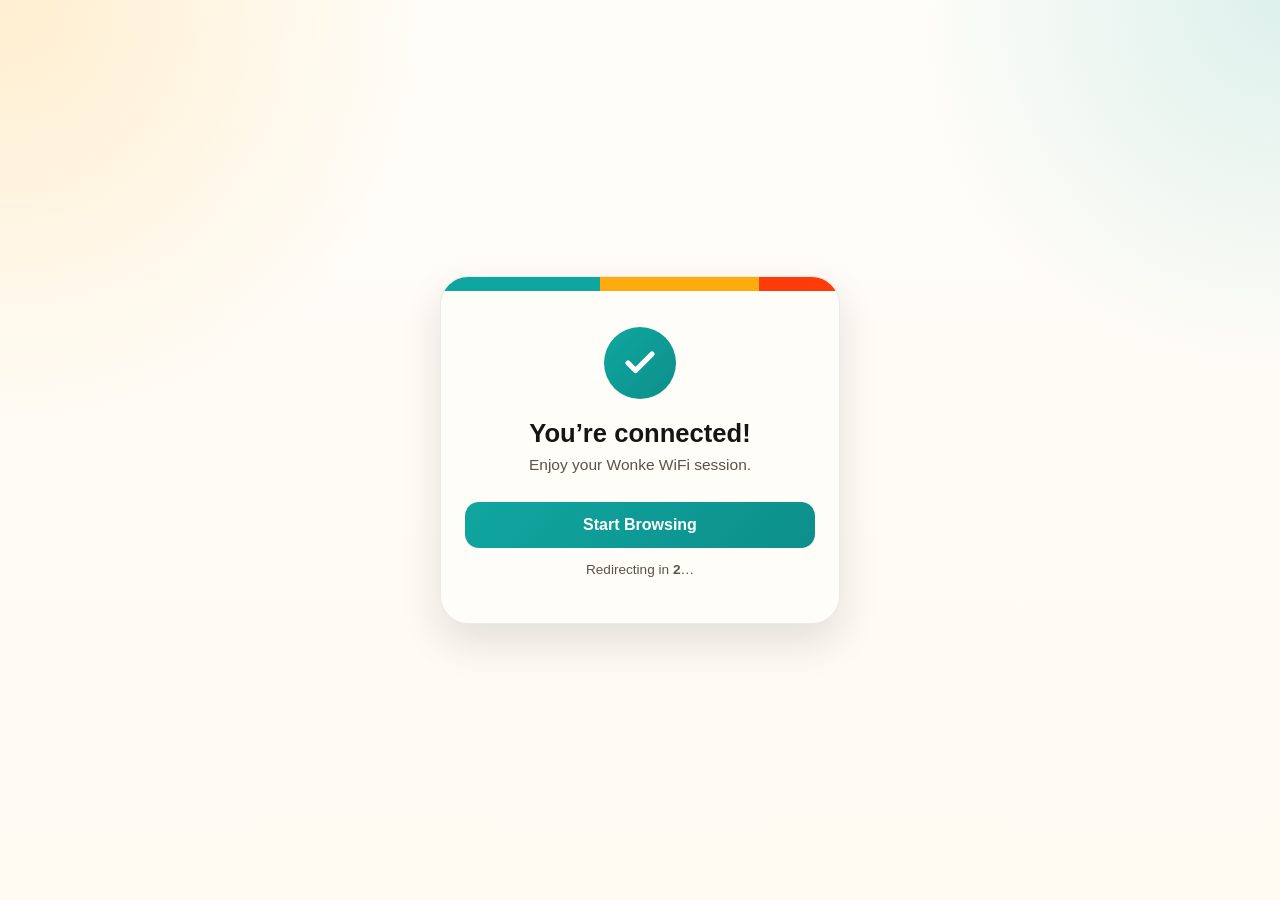
<file: alogin.html>
<!DOCTYPE html>
<html lang="en">
<head>
<meta charset="UTF-8">
<meta name="viewport" content="width=device-width, initial-scale=1.0">
<title>Connected — Wonke WiFi</title>
<style>
:root {
    --bg: #fffaf2;
    --panel: #fffdf8;
    --text: #151515;
    --muted: #5c5248;
    --red: #ff3b0a;
    --orange: #ffab0f;
    --teal: #10a6a0;
    --border: rgba(21, 21, 21, 0.08);
    --shadow: 0 18px 40px rgba(21, 21, 21, 0.12);
}

* { box-sizing: border-box; }

body {
    margin: 0;
    min-height: 100vh;
    font-family: Arial, sans-serif;
    color: var(--text);
    background:
        radial-gradient(circle at top left, rgba(255, 171, 15, 0.18), transparent 28%),
        radial-gradient(circle at top right, rgba(16, 166, 160, 0.14), transparent 24%),
        linear-gradient(180deg, #fffdf9 0%, var(--bg) 100%);
    display: grid;
    place-items: center;
    padding: 24px;
}

.card {
    width: min(100%, 400px);
    background: var(--panel);
    border: 1px solid var(--border);
    border-radius: 28px;
    box-shadow: var(--shadow);
    overflow: hidden;
    text-align: center;
}

.band {
    height: 14px;
    background: linear-gradient(90deg, var(--teal) 0 40%, var(--orange) 40% 80%, var(--red) 80% 100%);
}

.content {
    padding: 36px 24px 32px;
}

/* Animated check */
.check-wrap {
    width: 72px;
    height: 72px;
    margin: 0 auto 20px;
    border-radius: 50%;
    background: linear-gradient(135deg, var(--teal), #0d8f8a);
    display: flex;
    align-items: center;
    justify-content: center;
    animation: pop-in 0.45s cubic-bezier(0.175, 0.885, 0.32, 1.275) both;
}

@keyframes pop-in {
    0%   { transform: scale(0); opacity: 0; }
    100% { transform: scale(1); opacity: 1; }
}

.check-wrap svg {
    width: 36px;
    height: 36px;
    stroke: #fff;
    stroke-width: 3.5;
    stroke-linecap: round;
    stroke-linejoin: round;
    fill: none;
    stroke-dasharray: 50;
    stroke-dashoffset: 50;
    animation: draw-check 0.4s 0.35s ease forwards;
}

@keyframes draw-check {
    to { stroke-dashoffset: 0; }
}

h1 {
    margin: 0 0 8px;
    font-size: 1.6rem;
    font-weight: 800;
}

.sub {
    color: var(--muted);
    font-size: 0.97rem;
    margin: 0 0 28px;
}

.browse-btn {
    display: inline-block;
    width: 100%;
    padding: 14px 16px;
    border: 0;
    border-radius: 14px;
    background: linear-gradient(135deg, var(--teal), #0d8f8a);
    color: #fff;
    font-size: 1rem;
    font-weight: 700;
    cursor: pointer;
    text-decoration: none;
    transition: opacity 0.2s, transform 0.1s;
}
.browse-btn:active { opacity: 0.9; transform: scale(0.98); }

.countdown {
    margin-top: 14px;
    font-size: 0.85rem;
    color: var(--muted);
}
</style>
</head>
<body>
<main class="card">
    <div class="band"></div>
    <div class="content">
        <div class="check-wrap" aria-hidden="true">
            <svg viewBox="0 0 24 24"><polyline points="4 12 9 17 20 6"/></svg>
        </div>
        <h1>You&rsquo;re connected!</h1>
        <p class="sub">Enjoy your Wonke WiFi session.</p>
        <a class="browse-btn" id="browse-btn" href="http://google.com">Start Browsing</a>
        <p class="countdown" id="countdown">Redirecting in <strong>3</strong>…</p>
    </div>
</main>
<script>
(function () {
    // Redirect to link-orig if MikroTik set it, otherwise google.com
    var dest = '$(link-orig)';
    if (!dest || dest === '$(link-orig)' || dest.indexOf('$(') === 0) {
        dest = 'http://google.com';
    }

    var btn = document.getElementById('browse-btn');
    btn.href = dest;

    var countEl = document.querySelector('#countdown strong');
    var secs = 3;

    var timer = setInterval(function () {
        secs--;
        if (secs <= 0) {
            clearInterval(timer);
            document.getElementById('countdown').textContent = 'Redirecting…';
            window.location.href = dest;
        } else {
            countEl.textContent = secs;
        }
    }, 1000);
}());
</script>
</body>
</html>
</file>
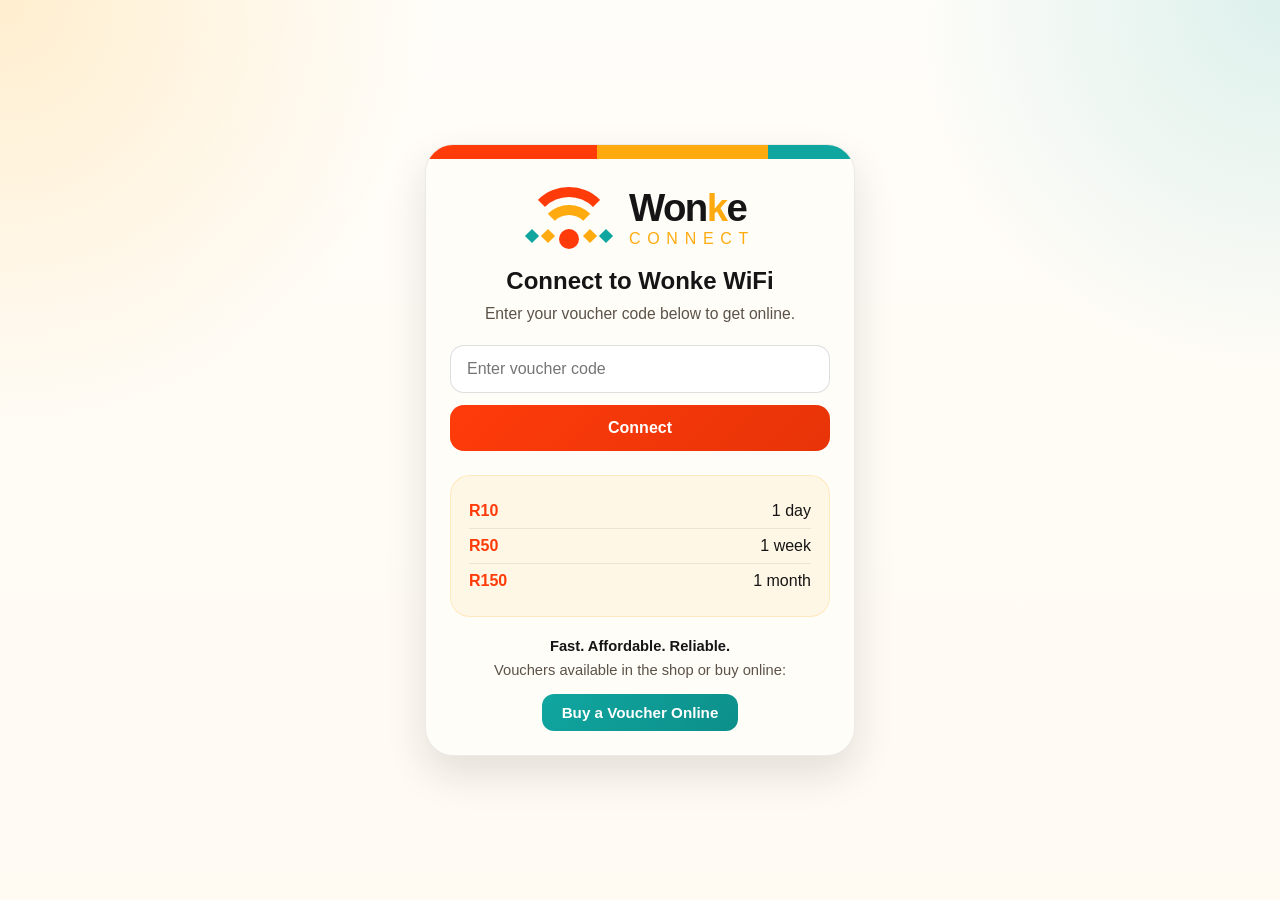
<file: wonke-connect-login.html>
<!DOCTYPE html>
<html lang="en">
<head>
<meta charset="UTF-8">
<meta name="viewport" content="width=device-width, initial-scale=1.0">
<title>Wonke Connect WiFi</title>
<style>
:root {
    --bg: #fffaf2;
    --panel: #fffdf8;
    --text: #151515;
    --muted: #5c5248;
    --red: #ff3b0a;
    --orange: #ffab0f;
    --teal: #10a6a0;
    --border: rgba(21, 21, 21, 0.08);
    --shadow: 0 18px 40px rgba(21, 21, 21, 0.12);
}
/* ── Connecting view ── */
#view-connecting {
    display: none;
    padding: 40px 24px 36px;
    text-align: center;
}
.big-icon {
    position: relative;
    width: 110px;
    height: 78px;
    margin: 0 auto 28px;
}
.big-arc {
    position: absolute;
    left: 50%;
    transform: translateX(-50%);
    border-radius: 999px 999px 0 0;
    border: 12px solid transparent;
    border-bottom: 0;
}
.big-arc.top   { top: 0;   width: 110px; height: 55px; border-top-color: var(--red);    animation: arc-pulse 1.6s ease-in-out infinite; }
.big-arc.mid   { top: 22px; width: 72px; height: 36px; border-top-color: var(--orange); animation: arc-pulse 1.6s ease-in-out 0.25s infinite; }
.big-arc.inner { top: 44px; width: 38px; height: 19px; border-top-color: var(--teal);   animation: arc-pulse 1.6s ease-in-out 0.5s infinite; }
.big-dot {
    position: absolute;
    left: 50%;
    bottom: 0;
    transform: translateX(-50%);
    width: 22px;
    height: 22px;
    border-radius: 50%;
    background: var(--red);
    animation: dot-pulse 1.6s ease-in-out infinite;
}
@keyframes arc-pulse {
    0%, 100% { opacity: 0.2; }
    50%       { opacity: 1; }
}
@keyframes dot-pulse {
    0%, 100% { transform: translateX(-50%) scale(0.8); opacity: 0.35; }
    50%       { transform: translateX(-50%) scale(1.2); opacity: 1; }
}
.connecting-title {
    font-size: 1.4rem;
    font-weight: 800;
    margin: 0 0 10px;
}
.connecting-sub {
    color: var(--muted);
    font-size: 0.97rem;
    margin: 0 0 28px;
}
.progress-bar {
    height: 6px;
    border-radius: 99px;
    background: rgba(21,21,21,0.08);
    overflow: hidden;
    margin-bottom: 10px;
}
.progress-fill {
    height: 100%;
    width: 0%;
    border-radius: 99px;
    background: linear-gradient(90deg, var(--red), var(--orange), var(--teal));
    animation: progress-run 3.5s cubic-bezier(0.4,0,0.2,1) forwards;
}
@keyframes progress-run {
    0%  { width: 0%; }
    60% { width: 82%; }
    100%{ width: 92%; }
}
.connecting-hint { font-size: 0.82rem; color: var(--muted); }
.connecting-hint a { color: var(--teal); font-weight: 700; }

* { box-sizing: border-box; }

body {
    margin: 0;
    min-height: 100vh;
    font-family: Arial, sans-serif;
    color: var(--text);
    background:
        radial-gradient(circle at top left, rgba(255, 171, 15, 0.18), transparent 28%),
        radial-gradient(circle at top right, rgba(16, 166, 160, 0.14), transparent 24%),
        linear-gradient(180deg, #fffdf9 0%, var(--bg) 100%);
    display: grid;
    place-items: center;
    padding: 24px;
}

.card {
    width: min(100%, 430px);
    background: var(--panel);
    border: 1px solid var(--border);
    border-radius: 28px;
    box-shadow: var(--shadow);
    overflow: hidden;
}

.band {
    height: 14px;
    background: linear-gradient(90deg, var(--red) 0 40%, var(--orange) 40% 80%, var(--teal) 80% 100%);
}

#view-login {
    padding: 28px 24px 24px;
    text-align: center;
}

.brand {
    display: inline-flex;
    align-items: center;
    gap: 16px;
    margin-bottom: 18px;
}

.icon {
    position: relative;
    width: 88px;
    height: 62px;
}

.arc {
    position: absolute;
    left: 50%;
    transform: translateX(-50%);
    border-radius: 999px 999px 0 0;
    border: 10px solid transparent;
    border-bottom: 0;
}

.arc.top {
    top: 0;
    width: 88px;
    height: 44px;
    border-top-color: var(--red);
}

.arc.mid {
    top: 18px;
    width: 60px;
    height: 30px;
    border-top-color: var(--orange);
}

.dot {
    position: absolute;
    left: 50%;
    bottom: 0;
    transform: translateX(-50%);
    width: 20px;
    height: 20px;
    border-radius: 50%;
    background: var(--red);
}

.accent {
    position: absolute;
    bottom: 8px;
    width: 10px;
    height: 10px;
    transform: rotate(45deg);
}

.accent.left {
    left: 2px;
    background: var(--teal);
}

.accent.left-mid {
    left: 18px;
    background: var(--orange);
}

.accent.right-mid {
    right: 18px;
    background: var(--orange);
}

.accent.right {
    right: 2px;
    background: var(--teal);
}

.wordmark {
    text-align: left;
    line-height: 0.95;
}

.wordmark .wonke {
    display: block;
    font-size: 2.4rem;
    font-weight: 800;
    letter-spacing: -0.04em;
}

.wordmark .k {
    color: var(--orange);
}

.wordmark .connect {
    display: block;
    margin-top: 4px;
    font-size: 1rem;
    letter-spacing: 0.42em;
    color: var(--orange);
    text-transform: uppercase;
}

h1 {
    margin: 0 0 10px;
    font-size: 1.5rem;
}

.intro {
    margin: 0 0 22px;
    color: var(--muted);
    font-size: 0.98rem;
}

form {
    display: grid;
    gap: 12px;
}

input[type="text"] {
    width: 100%;
    padding: 14px 16px;
    font-size: 1rem;
    border-radius: 14px;
    border: 1px solid rgba(21, 21, 21, 0.14);
    background: #fff;
    outline: none;
    transition: border-color 0.2s;
}
input[type="text"]:focus {
    border-color: var(--teal);
}

button {
    width: 100%;
    padding: 14px 16px;
    border: 0;
    border-radius: 14px;
    background: linear-gradient(135deg, var(--red), #e73408);
    color: #fff;
    font-size: 1rem;
    font-weight: 700;
    cursor: pointer;
    transition: opacity 0.2s, transform 0.1s;
}
button:active { transform: scale(0.98); opacity: 0.9; }

.pricing {
    margin-top: 24px;
    padding: 18px;
    border-radius: 20px;
    background: rgba(255, 171, 15, 0.08);
    border: 1px solid rgba(255, 171, 15, 0.18);
    text-align: left;
}

.pricing h2 {
    margin: 0 0 12px;
    font-size: 1rem;
}

.price-row {
    display: flex;
    justify-content: space-between;
    gap: 16px;
    padding: 8px 0;
    border-bottom: 1px solid rgba(21, 21, 21, 0.08);
}

.price-row:last-child {
    border-bottom: 0;
}

.price {
    font-weight: 800;
    color: var(--red);
}

.footer {
    margin-top: 18px;
    color: var(--muted);
    font-size: 0.92rem;
    line-height: 1.6;
}

.footer strong {
    color: var(--text);
}

.buy-link {
    display: inline-block;
    margin-top: 12px;
    padding: 10px 20px;
    border-radius: 12px;
    background: linear-gradient(135deg, var(--teal), #0d8f8a);
    color: #fff;
    font-weight: 700;
    font-size: 0.95rem;
    text-decoration: none;
}

.buy-link:hover {
    opacity: 0.9;
}

@media (max-width: 440px) {
    .brand {
        gap: 12px;
    }

    .icon {
        width: 72px;
        height: 54px;
    }

    .arc.top {
        width: 72px;
        height: 36px;
    }

    .arc.mid {
        top: 16px;
        width: 48px;
        height: 24px;
    }

    .wordmark .wonke {
        font-size: 2rem;
    }

    .wordmark .connect {
        font-size: 0.86rem;
    }
}
</style>
</head>
<body>
<main class="card">
    <div class="band"></div>
    <section id="view-login" class="content">
        <div class="brand" aria-label="Wonke Connect">
            <div class="icon" aria-hidden="true">
                <span class="arc top"></span>
                <span class="arc mid"></span>
                <span class="dot"></span>
                <span class="accent left"></span>
                <span class="accent left-mid"></span>
                <span class="accent right-mid"></span>
                <span class="accent right"></span>
            </div>
            <div class="wordmark">
                <span class="wonke">Won<span class="k">k</span>e</span>
                <span class="connect">Connect</span>
            </div>
        </div>

        <h1>Connect to Wonke WiFi</h1>
        <p class="intro">Enter your voucher code below to get online.</p>

        <form action="$(link-login-only)" method="post" id="login-form">
            <input type="hidden" name="dst" value="$(link-orig)">
            <input id="voucher-input" name="username" type="text" placeholder="Enter voucher code" autocomplete="off" spellcheck="false">
            <input type="hidden" name="password" id="voucher-password">
            <button type="submit">Connect</button>
        </form>

        <section class="pricing" id="pricing-section" aria-labelledby="pricing-title">
            <div class="price-row"><span class="price">R10</span><span>1 day</span></div>
            <div class="price-row"><span class="price">R50</span><span>1 week</span></div>
            <div class="price-row"><span class="price">R150</span><span>1 month</span></div>
        </section>

        <div class="footer">
            <strong>Fast. Affordable. Reliable.</strong><br>
            Vouchers available in the shop or buy online:
        </div>
        <a class="buy-link" href="https://wonkeconnect-production.up.railway.app/portal" target="_blank" rel="noopener">Buy a Voucher Online</a>
    </section>

    <!-- Connecting view (shown on submit) -->
    <section id="view-connecting" aria-live="polite">
        <div class="big-icon" aria-hidden="true">
            <span class="big-arc top"></span>
            <span class="big-arc mid"></span>
            <span class="big-arc inner"></span>
            <span class="big-dot"></span>
        </div>
        <p class="connecting-title">Connecting&hellip;</p>
        <p class="connecting-sub">Getting you online with Wonke WiFi.</p>
        <div class="progress-bar"><div class="progress-fill"></div></div>
        <p class="connecting-hint">Taking too long? <a href="http://google.com">Try opening a page</a></p>
    </section>
</main>
<script>
(function () {
    var form        = document.getElementById("login-form");
    var input       = document.getElementById("voucher-input");
    var pwField     = document.getElementById("voucher-password");
    var loginView   = document.getElementById("view-login");
    var connectView = document.getElementById("view-connecting");

    function doConnect(code) {
        input.value   = code;
        pwField.value = code;
        loginView.style.display   = "none";
        connectView.style.display = "block";
        form.submit();
    }

    form.addEventListener("submit", function (e) {
        var code = input.value.trim();
        if (!code) { e.preventDefault(); input.focus(); return; }
        pwField.value = code;
        loginView.style.display   = "none";
        connectView.style.display = "block";
    });

    // Auto-connect when portal tab sends back a purchased voucher code.
    window.addEventListener("message", function (e) {
        var code = e.data && typeof e.data.wonkeVoucher === "string"
            ? e.data.wonkeVoucher.trim()
            : null;
        if (!code || !/^[A-Za-z0-9]{4,32}$/.test(code)) return;
        doConnect(code);
    });
}());

(function () {
    var PORTAL  = "https://wonkeconnect-production.up.railway.app";
    var section = document.getElementById("pricing-section");
    fetch(PORTAL + "/portal/plans", { cache: "no-store" })
        .then(function (r) { return r.ok ? r.json() : null; })
        .then(function (plans) {
            if (!plans || !plans.length) return;
            var html = "";
            plans.forEach(function (p) {
                var price = p.price > 0 ? "R" + Number(p.price).toFixed(0) : "Free";
                var label = p.duration_label || p.name;
                html += "<div class=\"price-row\"><span class=\"price\">" + price + "</span><span>" + label + "</span></div>";
            });
            section.innerHTML = html;
        })
        .catch(function () { /* keep fallback rows */ });
}());
</script>
</body>
</html>
</file>
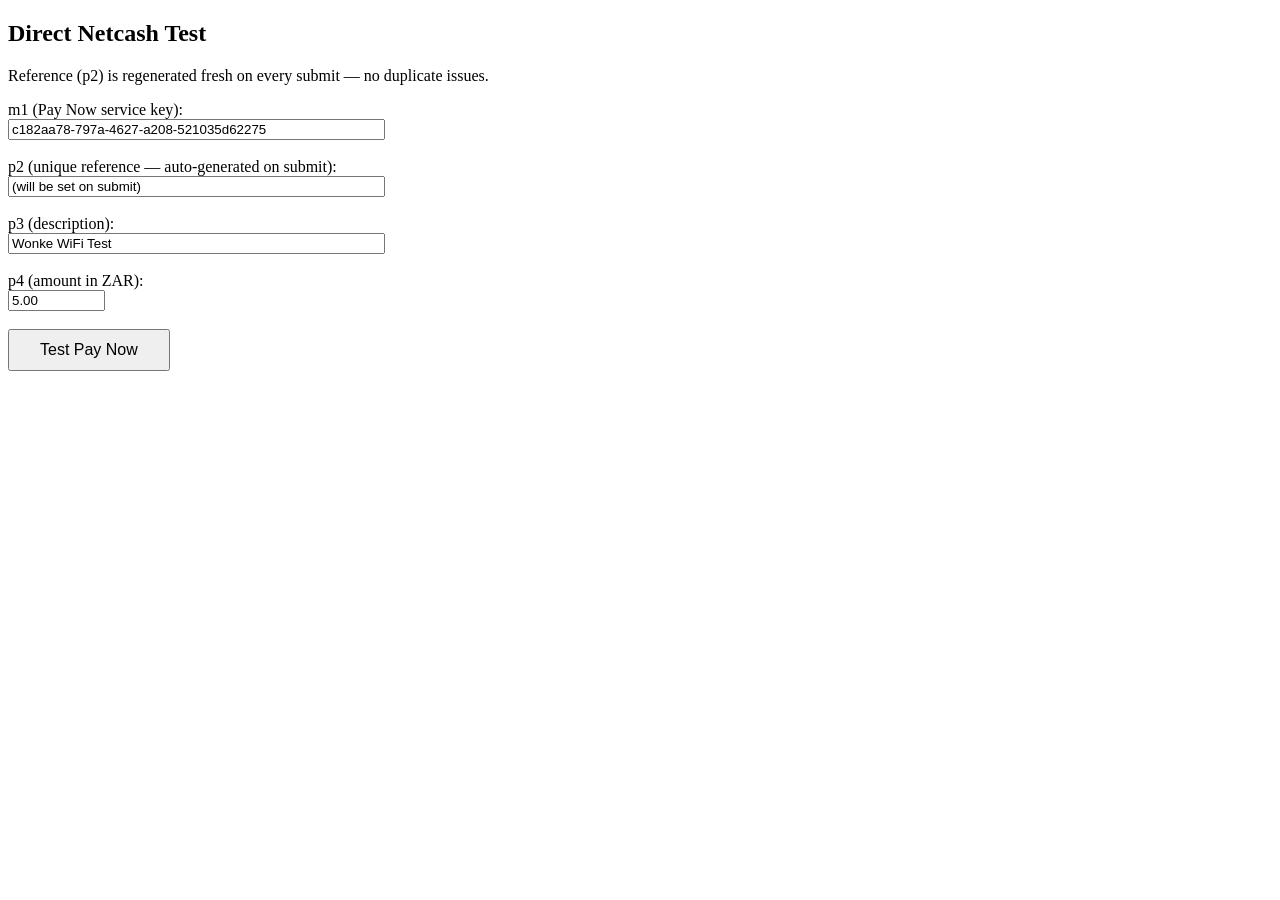
<file: static/netcash_test.html>
<!DOCTYPE html>
<html>
<head><title>Netcash Test</title></head>
<body>
<h2>Direct Netcash Test</h2>
<p>Reference (p2) is regenerated fresh on every submit — no duplicate issues.</p>
<form method="POST" action="https://paynow.netcash.co.za/site/paynow.aspx" target="_top" id="nc-form">
    <label>m1 (Pay Now service key):<br>
    <input type="text" name="m1" value="c182aa78-797a-4627-a208-521035d62275" size="45"></label><br><br>
    <input type="hidden" name="m2" value="24ade73c-98cf-47b3-99be-cc7b867b3080">
    <label>p2 (unique reference — auto-generated on submit):<br>
    <input type="text" name="p2" value="" size="45" id="ref" readonly></label><br><br>
    <label>p3 (description):<br>
    <input type="text" name="p3" value="Wonke WiFi Test" size="45"></label><br><br>
    <label>p4 (amount in ZAR):<br>
    <input type="text" name="p4" value="5.00" size="10"></label><br><br>
    <input type="hidden" name="Budget" value="Y">
    <button type="submit" style="padding:10px 30px;font-size:16px;">Test Pay Now</button>
</form>
<script>
    document.getElementById('nc-form').addEventListener('submit', function() {
        // Always regenerate p2 on submit so back+resubmit never reuses a reference
        document.getElementById('ref').value = 'TEST' + Date.now() + Math.floor(Math.random() * 1000);
    });
    // Show a preview of what p2 will look like
    document.getElementById('ref').value = '(will be set on submit)';
</script>
</body>
</html>
</file>
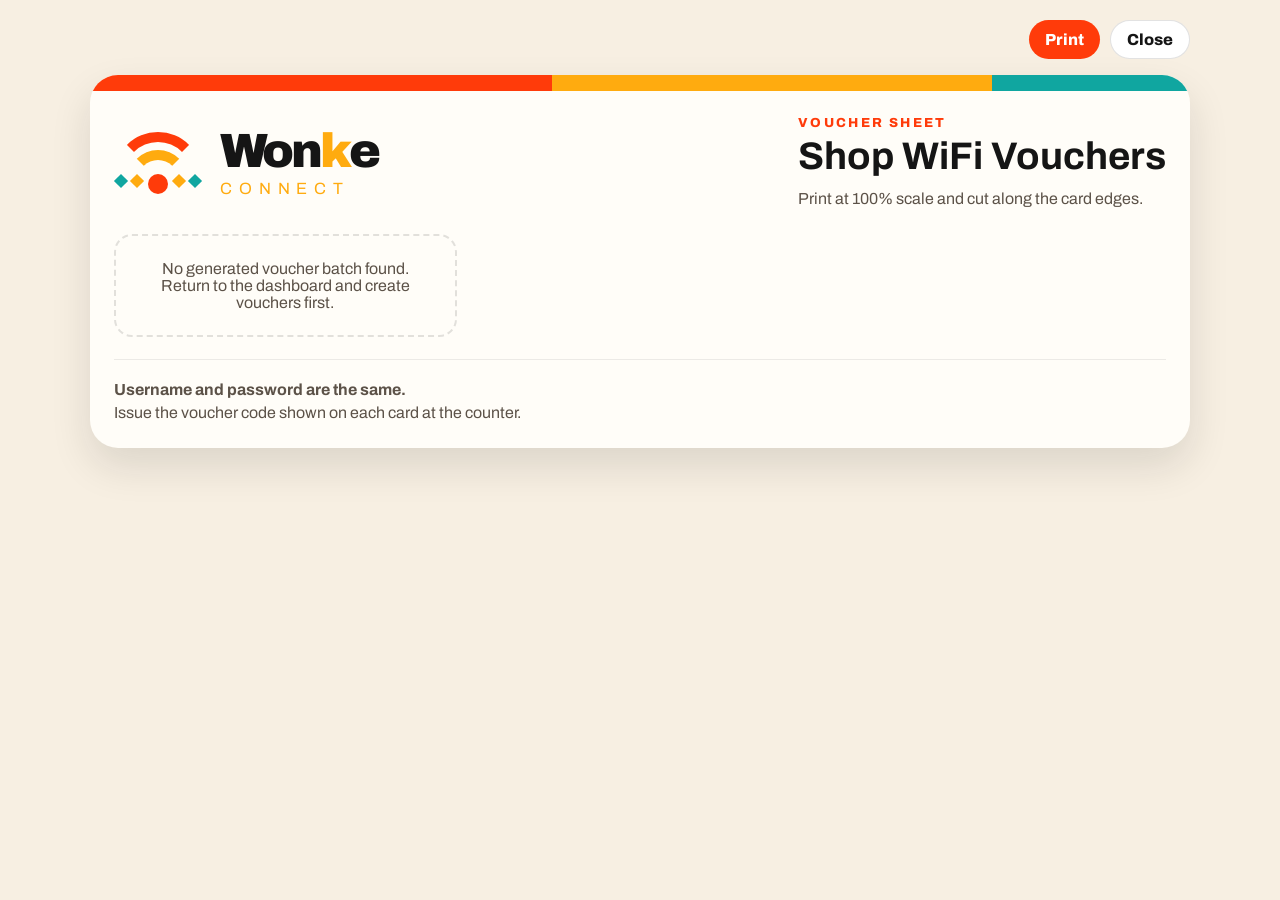
<file: static/print.html>
﻿<!DOCTYPE html>
<html lang="en">
<head>
    <meta charset="UTF-8">
    <meta name="viewport" content="width=device-width, initial-scale=1.0">
    <title>Wonke Connect Voucher Sheet</title>
    <link rel="preconnect" href="https://fonts.googleapis.com">
    <link rel="preconnect" href="https://fonts.gstatic.com" crossorigin>
    <link href="https://fonts.googleapis.com/css2?family=Archivo:wght@400;500;700;800;900&display=swap" rel="stylesheet">
    <link rel="stylesheet" href="/static/print.css">
</head>
<body>
    <div class="print-actions">
        <button type="button" onclick="window.print()">Print</button>
        <button type="button" onclick="window.close()">Close</button>
    </div>

    <main class="sheet-page">
        <div class="wc-band"></div>
        <section class="sheet-content">
            <div class="sheet-header">
                <div class="wc-brand">
                    <div class="wc-icon" aria-hidden="true">
                        <span class="wc-arc top"></span>
                        <span class="wc-arc mid"></span>
                        <span class="wc-dot"></span>
                        <span class="wc-accent left"></span>
                        <span class="wc-accent left-mid"></span>
                        <span class="wc-accent right-mid"></span>
                        <span class="wc-accent right"></span>
                    </div>
                    <div class="wc-wordmark">
                        <span class="wonke">Won<span class="k">k</span>e</span>
                        <span class="connect">Connect</span>
                    </div>
                </div>

                <div>
                    <p class="wc-kicker">Voucher Sheet</p>
                    <h1 class="sheet-title">Shop WiFi Vouchers</h1>
                    <p class="sheet-subtitle">Print at 100% scale and cut along the card edges.</p>
                </div>
            </div>

            <section class="wc-vouchers" id="print-vouchers"></section>

            <div class="sheet-footer">
                <strong>Username and password are the same.</strong><br>
                Issue the voucher code shown on each card at the counter.
            </div>
        </section>
    </main>

    <script>
        const vouchers = JSON.parse(localStorage.getItem("wonke-connect-last-batch") || "[]");
        const container = document.getElementById("print-vouchers");

        if (!vouchers.length) {
            container.innerHTML = '<div class="empty-state">No generated voucher batch found. Return to the dashboard and create vouchers first.</div>';
        } else {
            container.innerHTML = vouchers.map((voucher) => {
                const hotspotUserProfile = voucher.hotspot_user_profile || voucher.profile;
                return `
                    <article class="wc-voucher">
                        <div class="wc-voucher-top">
                            <div class="wc-brand wc-mini-brand">
                                <div class="wc-icon" aria-hidden="true">
                                    <span class="wc-arc top"></span>
                                    <span class="wc-arc mid"></span>
                                    <span class="wc-dot"></span>
                                    <span class="wc-accent left"></span>
                                    <span class="wc-accent right"></span>
                                </div>
                                <div class="wc-wordmark">
                                    <span class="wonke">Won<span class="k">k</span>e</span>
                                    <span class="connect">Connect</span>
                                </div>
                            </div>
                            <span class="wc-badge">${escapeHtml(voucher.badge_label || getVoucherBadge(hotspotUserProfile))}</span>
                        </div>
                        <div class="wc-voucher-grid">
                            <div class="wc-field"><span class="wc-field-label">Package</span><span class="wc-field-value">${escapeHtml(voucher.plan_name || getVoucherPackage(hotspotUserProfile))}</span></div>
                            <div class="wc-field"><span class="wc-field-label">Duration</span><span class="wc-field-value">${escapeHtml(voucher.duration_label || getVoucherDuration(hotspotUserProfile))}</span></div>
                        </div>
                        <div class="wc-field">
                            <span class="wc-field-label">Voucher code</span>
                            <div class="wc-code">${escapeHtml(voucher.code)}</div>
                        </div>
                        <div class="wc-note">${escapeHtml(voucher.note || getVoucherNote(hotspotUserProfile))}</div>
                    </article>
                `;
            }).join("");
        }

        function escapeHtml(value) {
            return String(value)
                .replaceAll("&", "&amp;")
                .replaceAll("<", "&lt;")
                .replaceAll(">", "&gt;")
                .replaceAll('"', "&quot;")
                .replaceAll("'", "&#39;");
        }

        function getVoucherPackage(hotspotUserProfile) {
            const key = String(hotspotUserProfile).toLowerCase();
            const mapping = {
                "1hr": "Starter",
                "1day": "Day Pass",
                "1gb": "Data Pass",
                "1week": "Weekly Pass",
            };
            return mapping[key] || hotspotUserProfile;
        }

        function getVoucherDuration(hotspotUserProfile) {
            const key = String(hotspotUserProfile).toLowerCase();
            const mapping = {
                "1hr": "1 hour",
                "1day": "1 day",
                "1gb": "1 GB",
                "1week": "1 week",
            };
            return mapping[key] || hotspotUserProfile;
        }

        function getVoucherBadge(hotspotUserProfile) {
            const key = String(hotspotUserProfile).toLowerCase();
            const mapping = {
                "1hr": "1HR",
                "1day": "1 DAY",
                "1gb": "1 GB",
                "1week": "1 WEEK",
            };
            return mapping[key] || hotspotUserProfile;
        }

        function getVoucherNote(hotspotUserProfile) {
            const key = String(hotspotUserProfile).toLowerCase();
            const mapping = {
                "1hr": "Fast hotspot access. Valid for in-store WiFi use.",
                "1day": "All-day hotspot access for customers in the area.",
                "1gb": "Data-based hotspot access with a 1 GB allowance.",
                "1week": "Extended hotspot access for regular customers.",
            };
            return mapping[key] || "Valid for Wonke Connect hotspot access.";
        }
    </script>
</body>
</html>
</file>
<file: static/print.css>
﻿:root {
    --wc-bg: #fffaf2;
    --wc-panel: #fffdf8;
    --wc-text: #151515;
    --wc-muted: #5c5248;
    --wc-red: #ff3b0a;
    --wc-orange: #ffab0f;
    --wc-teal: #10a6a0;
}

* {
    box-sizing: border-box;
}

html,
body {
    margin: 0;
    padding: 0;
    font-family: "Archivo", Arial, sans-serif;
    color: var(--wc-text);
    background: #f7efe2;
}

body {
    padding: 20px;
}

.print-actions {
    width: min(100%, 1100px);
    margin: 0 auto 16px;
    display: flex;
    justify-content: flex-end;
    gap: 10px;
}

.print-actions button {
    border: 0;
    border-radius: 999px;
    padding: 10px 16px;
    font: inherit;
    font-weight: 800;
    cursor: pointer;
    background: var(--wc-red);
    color: #fff;
}

.print-actions button:last-child {
    background: #fff;
    color: var(--wc-text);
    border: 1px solid rgba(21, 21, 21, 0.12);
}

.sheet-page {
    width: min(100%, 1100px);
    margin: 0 auto;
    background: var(--wc-panel);
    border-radius: 28px;
    overflow: hidden;
    box-shadow: 0 18px 40px rgba(21, 21, 21, 0.12);
}

.wc-band {
    height: 16px;
    background: linear-gradient(90deg, var(--wc-red) 0 42%, var(--wc-orange) 42% 82%, var(--wc-teal) 82% 100%);
}

.sheet-content {
    padding: 24px;
}

.sheet-header {
    display: grid;
    grid-template-columns: 1fr auto;
    gap: 20px;
    align-items: center;
    margin-bottom: 24px;
}

.wc-brand {
    display: inline-flex;
    align-items: center;
    gap: 18px;
}

.wc-icon {
    position: relative;
    width: 88px;
    height: 62px;
    flex: 0 0 auto;
}

.wc-arc {
    position: absolute;
    left: 50%;
    transform: translateX(-50%);
    border-radius: 999px 999px 0 0;
    border: 10px solid transparent;
    border-bottom: 0;
}

.wc-arc.top {
    top: 0;
    width: 88px;
    height: 44px;
    border-top-color: var(--wc-red);
}

.wc-arc.mid {
    top: 18px;
    width: 60px;
    height: 30px;
    border-top-color: var(--wc-orange);
}

.wc-dot {
    position: absolute;
    left: 50%;
    bottom: 0;
    transform: translateX(-50%);
    width: 20px;
    height: 20px;
    border-radius: 50%;
    background: var(--wc-red);
}

.wc-accent {
    position: absolute;
    bottom: 8px;
    width: 10px;
    height: 10px;
    transform: rotate(45deg);
}

.wc-accent.left { left: 2px; background: var(--wc-teal); }
.wc-accent.left-mid { left: 18px; background: var(--wc-orange); }
.wc-accent.right-mid { right: 18px; background: var(--wc-orange); }
.wc-accent.right { right: 2px; background: var(--wc-teal); }

.wc-wordmark { line-height: 0.95; }
.wc-wordmark .wonke {
    display: block;
    font-size: 3rem;
    font-weight: 900;
    letter-spacing: -0.06em;
}

.wc-wordmark .wonke .k { color: var(--wc-orange); }
.wc-wordmark .connect {
    display: block;
    margin-top: 6px;
    font-size: 1.02rem;
    letter-spacing: 0.42em;
    text-transform: uppercase;
    color: var(--wc-orange);
}

.wc-kicker {
    margin: 0;
    color: var(--wc-red);
    text-transform: uppercase;
    font-weight: 800;
    letter-spacing: 0.18em;
    font-size: 0.82rem;
}

.sheet-title {
    margin: 8px 0 0;
    font-size: 2.4rem;
    line-height: 0.96;
}

.sheet-subtitle,
.sheet-footer,
.wc-note {
    color: var(--wc-muted);
    line-height: 1.45;
}

.sheet-subtitle {
    margin: 12px 0 0;
}

.wc-vouchers {
    display: grid;
    grid-template-columns: repeat(3, 1fr);
    gap: 12px;
    max-width: 100%;
}

.wc-voucher {
    display: grid;
    gap: 6px;
    padding: 10px;
    background: #fff;
    border: 2px solid rgba(255, 171, 15, 0.22);
    border-radius: 10px;
    min-width: 0;
    break-inside: avoid;
    page-break-inside: avoid;
    aspect-ratio: 1.586;
    overflow: hidden;
}

.wc-voucher-top {
    display: flex;
    justify-content: space-between;
    align-items: center;
    gap: 8px;
    min-width: 0;
}

.wc-mini-brand {
    gap: 8px;
    min-width: 0;
    flex: 1 1 auto;
}

.wc-mini-brand .wc-icon {
    width: 40px;
    height: 32px;
}

.wc-mini-brand .wc-arc.top {
    width: 40px;
    height: 20px;
    border-width: 5px;
    border-bottom: 0;
}

.wc-mini-brand .wc-arc.mid {
    top: 10px;
    width: 28px;
    height: 15px;
    border-width: 5px;
    border-bottom: 0;
}

.wc-mini-brand .wc-dot {
    width: 10px;
    height: 10px;
}

.wc-mini-brand .wc-wordmark .wonke { font-size: 1rem; }
.wc-mini-brand .wc-wordmark .connect { font-size: 0.6rem; }

.wc-badge {
    display: inline-flex;
    align-items: center;
    padding: 4px 8px;
    border-radius: 999px;
    background: var(--wc-red);
    color: #fff;
    font-size: 0.55rem;
    font-weight: 800;
    letter-spacing: 0.08em;
    text-transform: uppercase;
    flex: 0 0 auto;
    white-space: nowrap;
}

.wc-voucher-grid {
    display: grid;
    grid-template-columns: repeat(2, minmax(0, 1fr));
    gap: 6px;
}

.wc-field {
    padding: 6px 8px;
    border-radius: 8px;
    background: var(--wc-bg);
    border: 1px solid rgba(21, 21, 21, 0.08);
    min-width: 0;
}

.wc-field-label {
    display: block;
    margin-bottom: 2px;
    font-size: 0.5rem;
    font-weight: 700;
    text-transform: uppercase;
    letter-spacing: 0.1em;
    color: var(--wc-muted);
}

.wc-field-value {
    font-size: 0.7rem;
    font-weight: 800;
}

.wc-code {
    display: block;
    min-height: 24px;
    width: 100%;
    padding: 6px 8px;
    border: 1px dashed rgba(21, 21, 21, 0.18);
    border-radius: 8px;
    font-size: 0.65rem;
    font-weight: 800;
    letter-spacing: 0.1em;
    line-height: 1.2;
    color: var(--wc-muted);
    overflow-wrap: anywhere;
}

.wc-note {
    margin: 2px 0 0;
    font-size: 0.62rem;
}

.sheet-footer {
    margin-top: 22px;
    padding-top: 18px;
    border-top: 1px solid rgba(21, 21, 21, 0.08);
}

.empty-state {
    padding: 24px;
    border: 2px dashed rgba(21, 21, 21, 0.12);
    border-radius: 18px;
    text-align: center;
    color: var(--wc-muted);
}

@media print {
    @page {
        size: A4;
        margin: 5mm;
    }

    body {
        background: #fff;
        padding: 0;
    }

    .print-actions {
        display: none;
    }

    .sheet-page {
        width: 100%;
        margin: 0;
        box-shadow: none;
        border-radius: 0;
    }
}

@media (max-width: 760px) {
    .sheet-header,
    .wc-vouchers,
    .wc-voucher-grid {
        grid-template-columns: 1fr;
    }
}
</file>
